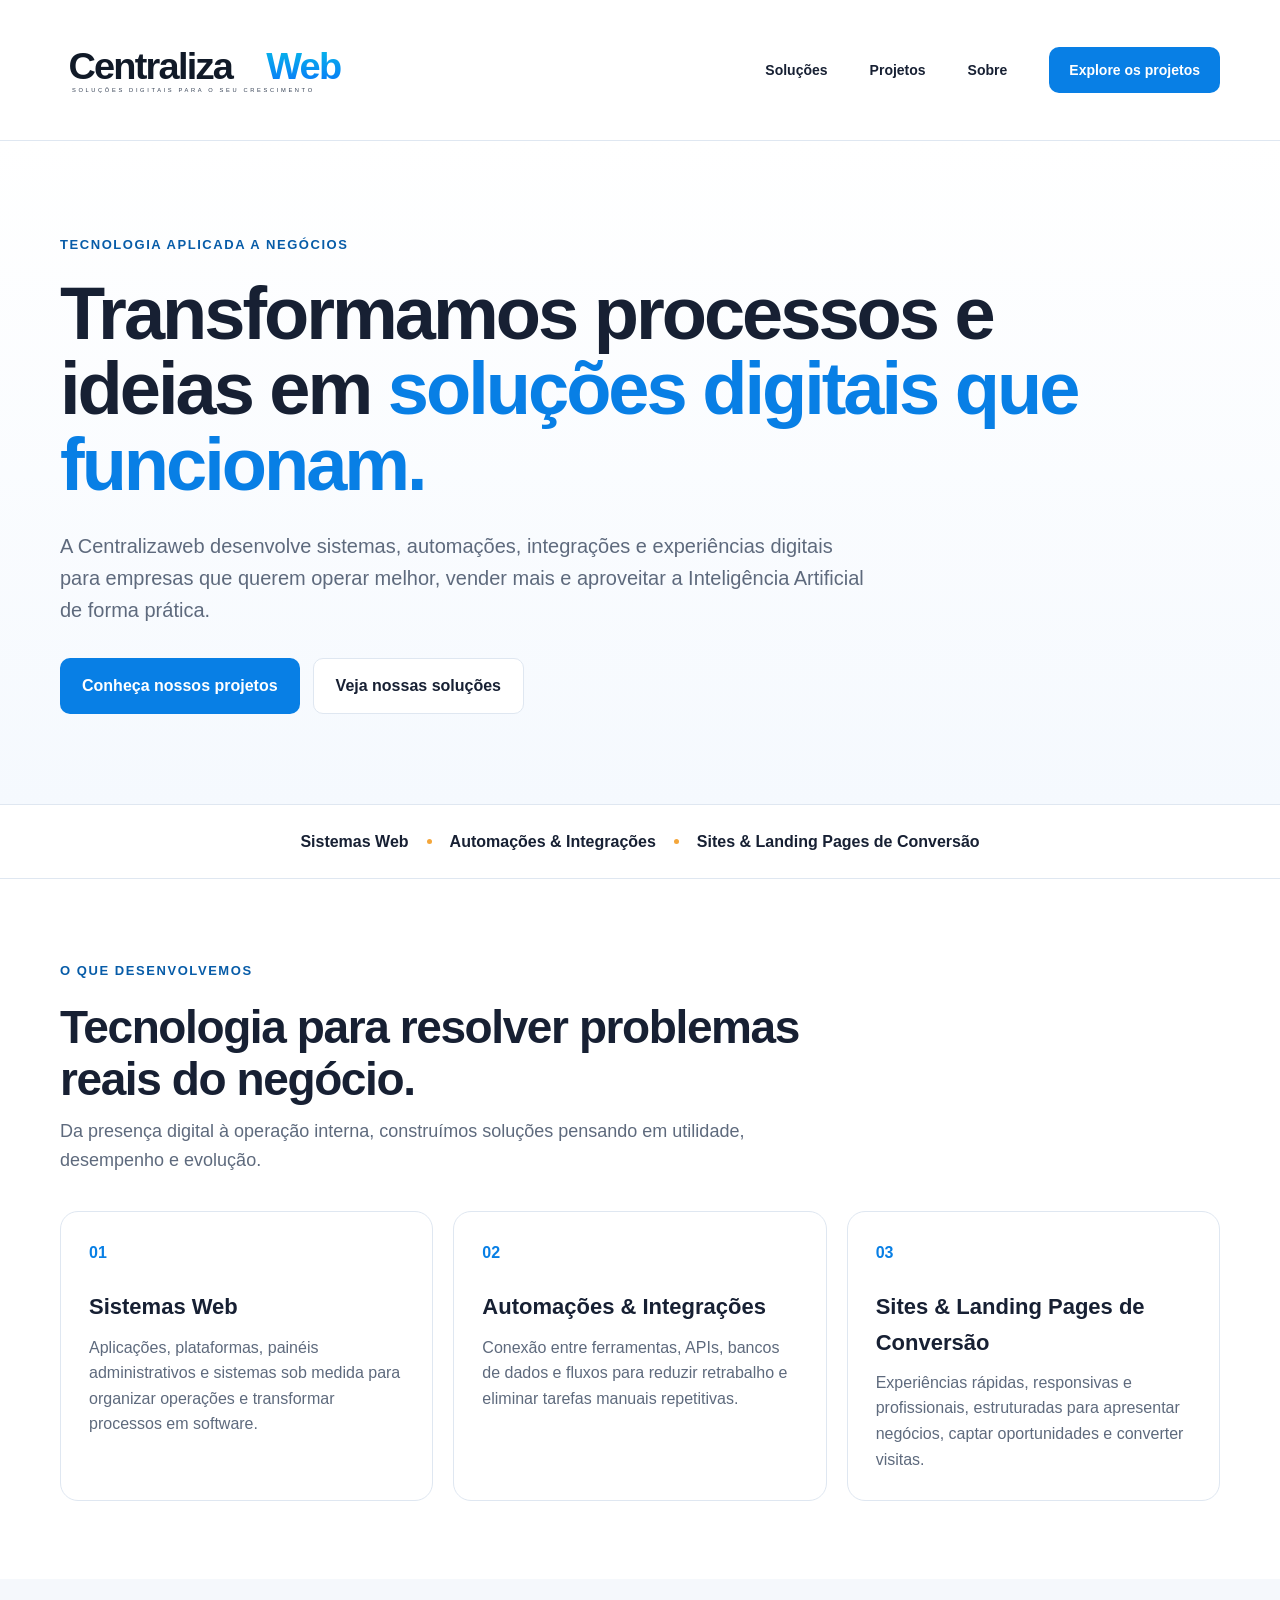
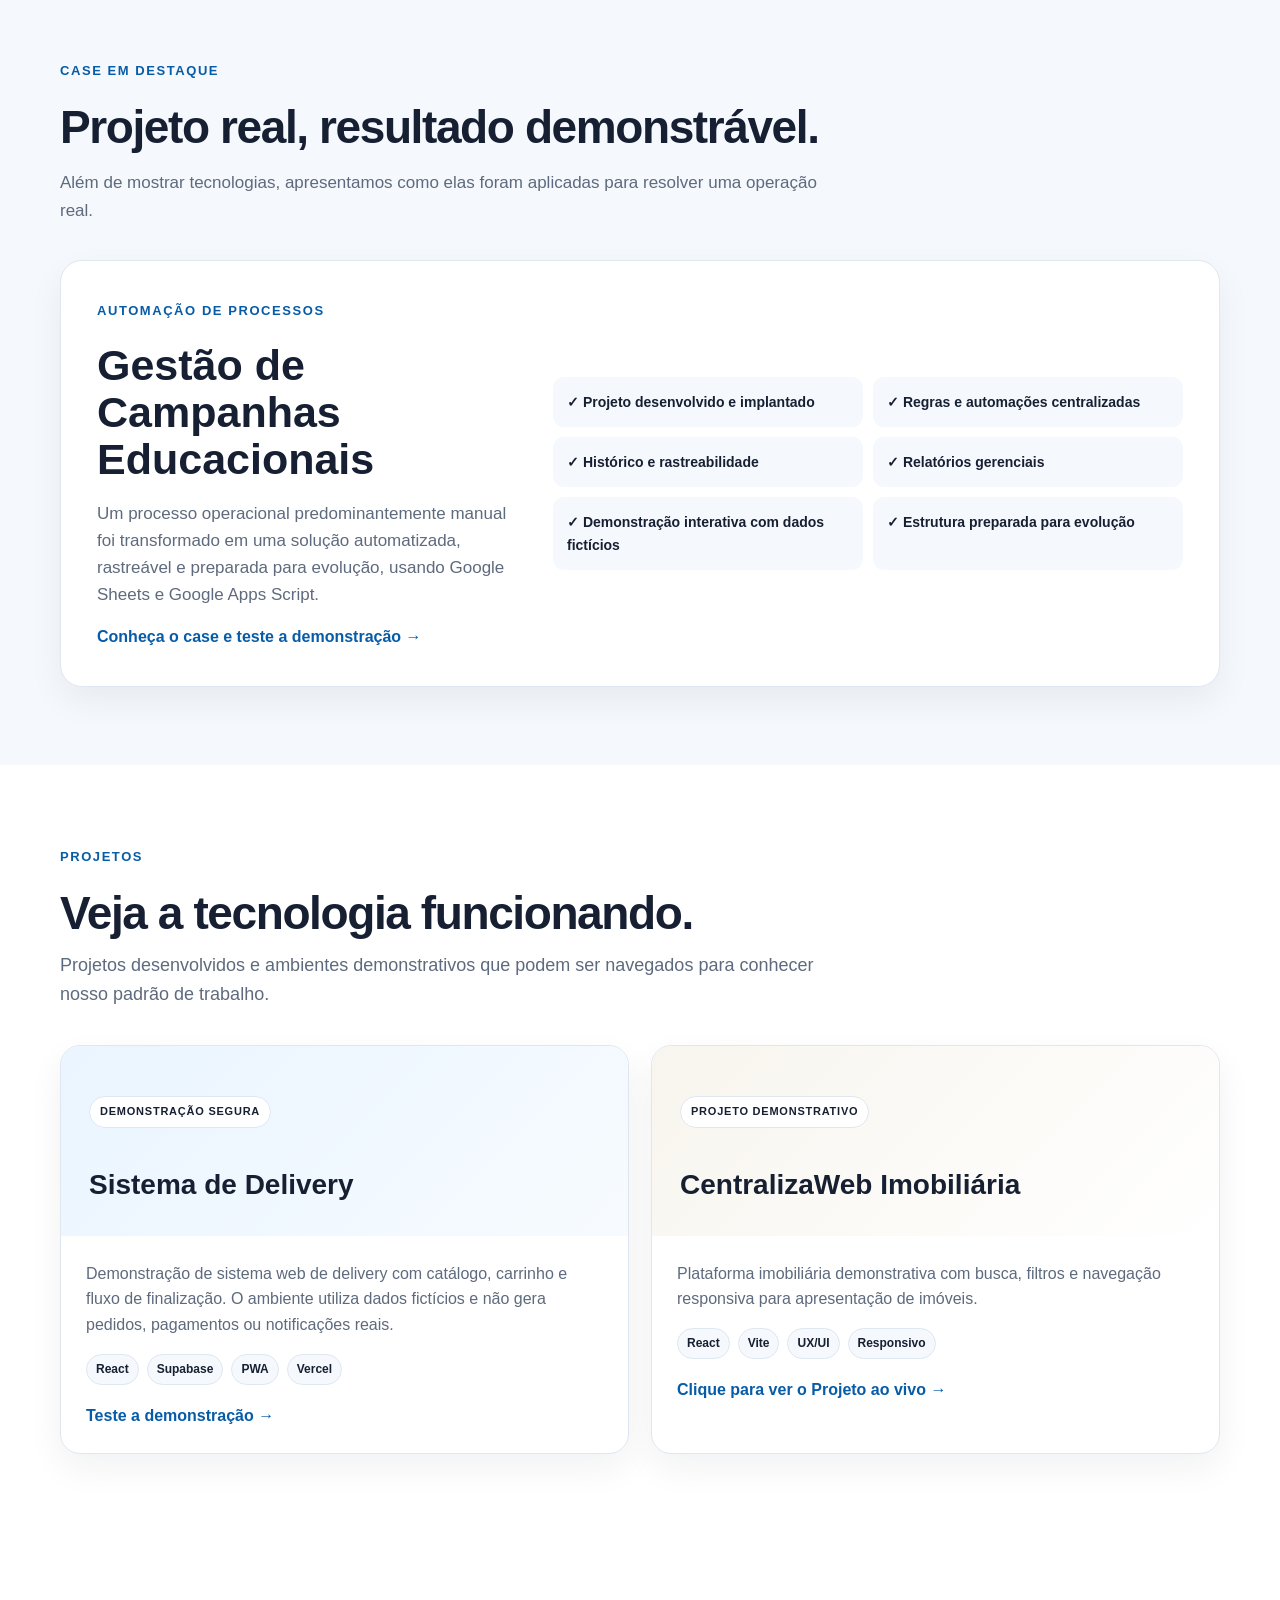
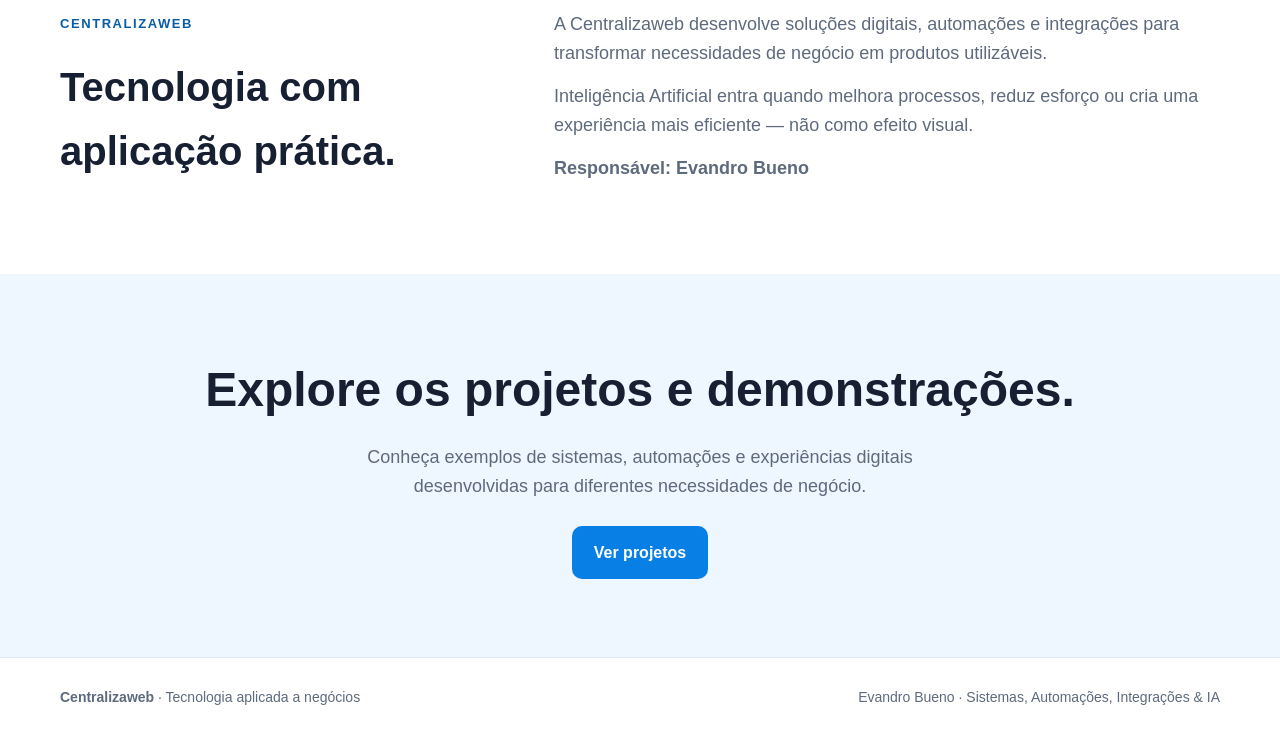
<file: index.html>
<!DOCTYPE html><html lang="pt-BR"><head><meta charset="UTF-8"><meta name="viewport" content="width=device-width,initial-scale=1"><meta name="description" content="Centralizaweb — Sistemas Web, Automações & Integrações e Sites & Landing Pages de Conversão. Inteligência Artificial aplicada a negócios."><title>Centralizaweb | Tecnologia aplicada a negócios</title><style>:root{--blue:#087fe5;--dark:#075ca8;--ink:#172033;--muted:#5e6a7d;--soft:#f5f8fc;--line:#dfe7f1;--warm:#f4a63a}*{box-sizing:border-box;margin:0;padding:0}html{scroll-behavior:smooth}body{font-family:Inter,Segoe UI,Arial,sans-serif;color:var(--ink);line-height:1.6;background:#fff}a{color:inherit}.wrap{width:min(1160px,calc(100% - 40px));margin:auto}.site-header{background:#fff;border-bottom:1px solid var(--line)}.nav{min-height:140px;display:flex;align-items:center}.brand{display:flex;align-items:center;text-decoration:none;width:300px}.brand img{display:block;width:100%;height:auto}.links{display:flex;align-items:center;gap:42px;margin-left:auto}.links a{text-decoration:none;font-weight:650;font-size:14px}.nav-cta,.btn{display:inline-flex;align-items:center;justify-content:center;border-radius:10px;text-decoration:none;font-weight:750}.nav-cta,.primary{background:var(--blue);color:#fff}.nav-cta{padding:12px 20px}.btn{padding:14px 22px}.secondary{background:#fff;border:1px solid var(--line)}.hero{padding:90px 0;background:linear-gradient(180deg,#fff,#f5f9fe)}.kicker{display:inline-block;color:var(--dark);font-weight:800;font-size:13px;text-transform:uppercase;letter-spacing:.12em;margin-bottom:20px}.hero h1{font-size:clamp(46px,6vw,74px);line-height:1.02;letter-spacing:-3px;max-width:1040px}.hero h1 strong{color:var(--blue)}.hero p{font-size:20px;color:var(--muted);max-width:810px;margin:28px 0 32px}.actions{display:flex;gap:13px;flex-wrap:wrap}.position{padding:24px 0;border-block:1px solid var(--line)}.position .wrap{display:flex;justify-content:center;gap:18px;flex-wrap:wrap;font-weight:800}.position i{width:5px;height:5px;border-radius:50%;background:var(--warm);align-self:center}section{padding:78px 0}.section-head{max-width:780px;margin-bottom:36px}.section-head h2{font-size:clamp(31px,4vw,46px);line-height:1.12;letter-spacing:-1.4px}.section-head p,.card p,.project-body p,.about p{color:var(--muted)}.section-head p{font-size:18px;margin-top:12px}.cards{display:grid;grid-template-columns:repeat(3,1fr);gap:20px}.card{border:1px solid var(--line);border-radius:18px;padding:28px}.num{font-weight:900;color:var(--blue);margin-bottom:24px}.card h3{font-size:22px;margin-bottom:10px}.featured{background:var(--soft)}.featured-box{display:grid;grid-template-columns:.8fr 1.2fr;gap:36px;align-items:center;background:#fff;border:1px solid var(--line);border-radius:22px;padding:36px;box-shadow:0 14px 35px rgba(23,32,51,.06)}.featured h3{font-size:clamp(30px,4vw,43px);line-height:1.1}.featured p{color:var(--muted);font-size:17px;margin:16px 0}.proof{display:grid;grid-template-columns:repeat(2,1fr);gap:10px}.proof div{padding:14px;background:var(--soft);border-radius:11px;font-weight:700;font-size:14px}.projects{display:grid;grid-template-columns:repeat(2,1fr);gap:22px}.project{border:1px solid var(--line);border-radius:20px;overflow:hidden;background:#fff;box-shadow:0 14px 35px rgba(23,32,51,.06)}.project-top{min-height:190px;padding:28px;background:linear-gradient(135deg,#eaf5ff,#f7fbff);display:flex;flex-direction:column;justify-content:flex-end}.project.demo .project-top{background:linear-gradient(135deg,#f8f5ee,#fff)}.badge{align-self:flex-start;background:#fff;border:1px solid var(--line);border-radius:999px;padding:6px 10px;font-size:11px;font-weight:800;text-transform:uppercase;letter-spacing:.07em;margin-bottom:35px}.project h3{font-size:28px}.project-body{padding:25px}.project-body p{margin-bottom:16px}.tags{display:flex;gap:8px;flex-wrap:wrap;margin-bottom:18px}.tag{font-size:12px;font-weight:750;background:var(--soft);border:1px solid var(--line);padding:5px 9px;border-radius:999px}.project-body a,.case-link{color:var(--dark);font-weight:800;text-decoration:none}.about{display:grid;grid-template-columns:.8fr 1.2fr;gap:50px}.about h2{font-size:40px}.about p{font-size:18px;margin-bottom:14px}.closing{background:#eef6ff;text-align:center}.closing h2{font-size:clamp(32px,4vw,48px)}.closing p{color:var(--muted);font-size:18px;max-width:650px;margin:14px auto 25px}footer{padding:28px 0;border-top:1px solid var(--line);color:var(--muted);font-size:14px}.foot{display:flex;justify-content:space-between;gap:20px;flex-wrap:wrap}@media(max-width:820px){.nav{min-height:90px}.brand{width:240px}.links a:not(.nav-cta){display:none}.cards,.projects,.featured-box,.about{grid-template-columns:1fr}.hero{padding:65px 0}.proof{grid-template-columns:1fr}}@media(max-width:560px){.wrap{width:min(100% - 28px,1160px)}.brand{width:190px}.nav-cta{padding:9px 10px;font-size:12px}.hero h1{font-size:39px;letter-spacing:-2px}.hero p{font-size:17px}.position .wrap{justify-content:flex-start}.position i{display:none}.position span{width:100%}section{padding:58px 0}}</style></head><body><header class="site-header"><nav class="wrap nav"><a class="brand" href="#inicio"><img src="logo-centralizaweb.svg" alt="Centralizaweb"></a><div class="links"><a href="#solucoes">Soluções</a><a href="#projetos">Projetos</a><a href="#sobre">Sobre</a><a class="nav-cta" href="#projetos">Explore os projetos</a></div></nav></header><main><section class="hero" id="inicio"><div class="wrap"><span class="kicker">Tecnologia aplicada a negócios</span><h1>Transformamos processos e ideias em <strong>soluções digitais que funcionam.</strong></h1><p>A Centralizaweb desenvolve sistemas, automações, integrações e experiências digitais para empresas que querem operar melhor, vender mais e aproveitar a Inteligência Artificial de forma prática.</p><div class="actions"><a class="btn primary" href="#projetos">Conheça nossos projetos</a><a class="btn secondary" href="#solucoes">Veja nossas soluções</a></div></div></section><div class="position"><div class="wrap"><span>Sistemas Web</span><i></i><span>Automações &amp; Integrações</span><i></i><span>Sites &amp; Landing Pages de Conversão</span></div></div><section id="solucoes"><div class="wrap"><div class="section-head"><span class="kicker">O que desenvolvemos</span><h2>Tecnologia para resolver problemas reais do negócio.</h2><p>Da presença digital à operação interna, construímos soluções pensando em utilidade, desempenho e evolução.</p></div><div class="cards"><article class="card"><div class="num">01</div><h3>Sistemas Web</h3><p>Aplicações, plataformas, painéis administrativos e sistemas sob medida para organizar operações e transformar processos em software.</p></article><article class="card"><div class="num">02</div><h3>Automações &amp; Integrações</h3><p>Conexão entre ferramentas, APIs, bancos de dados e fluxos para reduzir retrabalho e eliminar tarefas manuais repetitivas.</p></article><article class="card"><div class="num">03</div><h3>Sites &amp; Landing Pages de Conversão</h3><p>Experiências rápidas, responsivas e profissionais, estruturadas para apresentar negócios, captar oportunidades e converter visitas.</p></article></div></div></section><section class="featured"><div class="wrap"><div class="section-head"><span class="kicker">Case em destaque</span><h2>Projeto real, resultado demonstrável.</h2><p>Além de mostrar tecnologias, apresentamos como elas foram aplicadas para resolver uma operação real.</p></div><div class="featured-box"><div><span class="kicker">Automação de Processos</span><h3>Gestão de Campanhas Educacionais</h3><p>Um processo operacional predominantemente manual foi transformado em uma solução automatizada, rastreável e preparada para evolução, usando Google Sheets e Google Apps Script.</p><a class="case-link" href="case-gestao-campanhas-educacionais.html">Conheça o case e teste a demonstração →</a></div><div class="proof"><div>✓ Projeto desenvolvido e implantado</div><div>✓ Regras e automações centralizadas</div><div>✓ Histórico e rastreabilidade</div><div>✓ Relatórios gerenciais</div><div>✓ Demonstração interativa com dados fictícios</div><div>✓ Estrutura preparada para evolução</div></div></div></div></section><section id="projetos"><div class="wrap"><div class="section-head"><span class="kicker">Projetos</span><h2>Veja a tecnologia funcionando.</h2><p>Projetos desenvolvidos e ambientes demonstrativos que podem ser navegados para conhecer nosso padrão de trabalho.</p></div><div class="projects"><article class="project"><div class="project-top"><span class="badge">Demonstração segura</span><h3>Sistema de Delivery</h3></div><div class="project-body"><p>Demonstração de sistema web de delivery com catálogo, carrinho e fluxo de finalização. O ambiente utiliza dados fictícios e não gera pedidos, pagamentos ou notificações reais.</p><div class="tags"><span class="tag">React</span><span class="tag">Supabase</span><span class="tag">PWA</span><span class="tag">Vercel</span></div><a href="https://reidohamburguer.centralizaweb.com.br/demo" target="_blank" rel="noopener">Teste a demonstração →</a></div></article><article class="project demo"><div class="project-top"><span class="badge">Projeto demonstrativo</span><h3>CentralizaWeb Imobiliária</h3></div><div class="project-body"><p>Plataforma imobiliária demonstrativa com busca, filtros e navegação responsiva para apresentação de imóveis.</p><div class="tags"><span class="tag">React</span><span class="tag">Vite</span><span class="tag">UX/UI</span><span class="tag">Responsivo</span></div><a href="https://centralizaweb-horizonte-imoveis.vercel.app" target="_blank" rel="noopener">Clique para ver o Projeto ao vivo →</a></div></article></div></div></section><section id="sobre"><div class="wrap about"><div><span class="kicker">Centralizaweb</span><h2>Tecnologia com aplicação prática.</h2></div><div><p>A Centralizaweb desenvolve soluções digitais, automações e integrações para transformar necessidades de negócio em produtos utilizáveis.</p><p>Inteligência Artificial entra quando melhora processos, reduz esforço ou cria uma experiência mais eficiente — não como efeito visual.</p><p><strong>Responsável: Evandro Bueno</strong></p></div></div></section><section class="closing"><div class="wrap"><h2>Explore os projetos e demonstrações.</h2><p>Conheça exemplos de sistemas, automações e experiências digitais desenvolvidas para diferentes necessidades de negócio.</p><a class="btn primary" href="#projetos">Ver projetos</a></div></section></main><footer><div class="wrap foot"><span><strong>Centralizaweb</strong> · Tecnologia aplicada a negócios</span><span>Evandro Bueno · Sistemas, Automações, Integrações &amp; IA</span></div></footer></body></html>
</file>
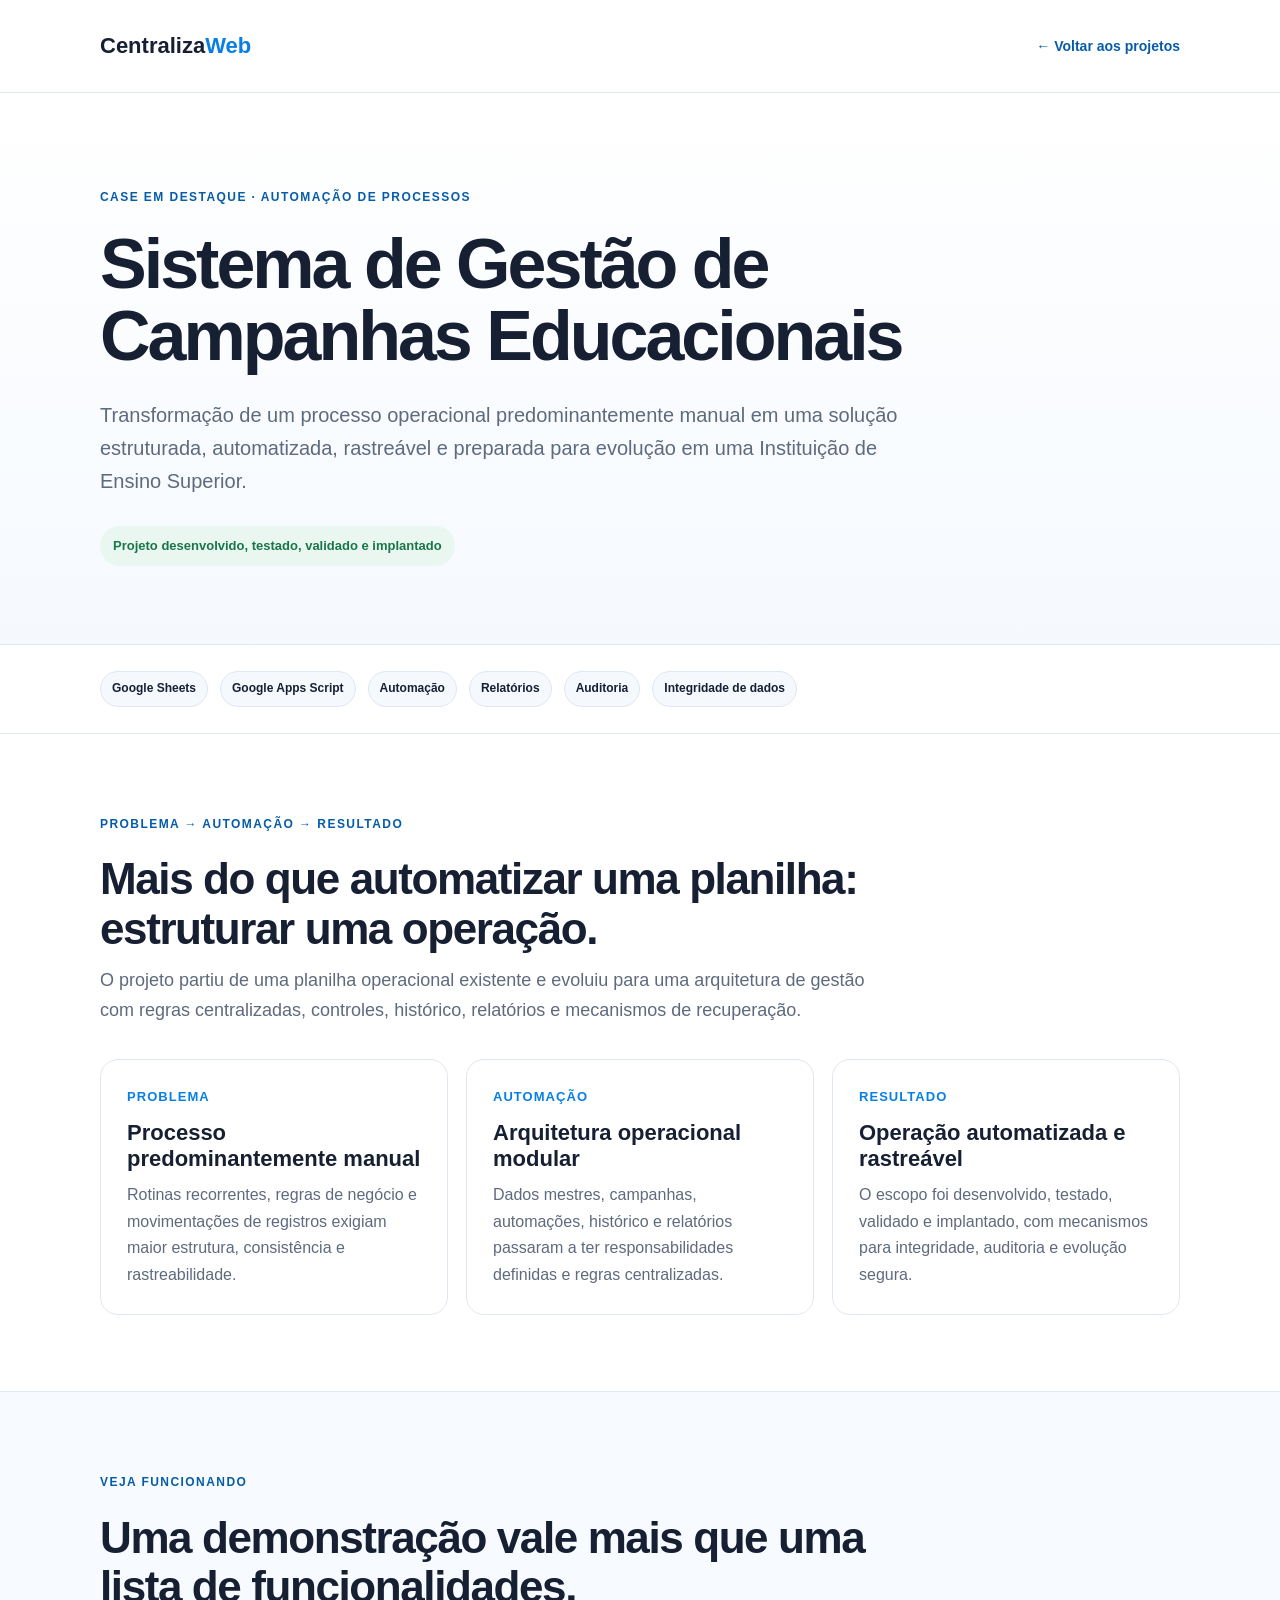
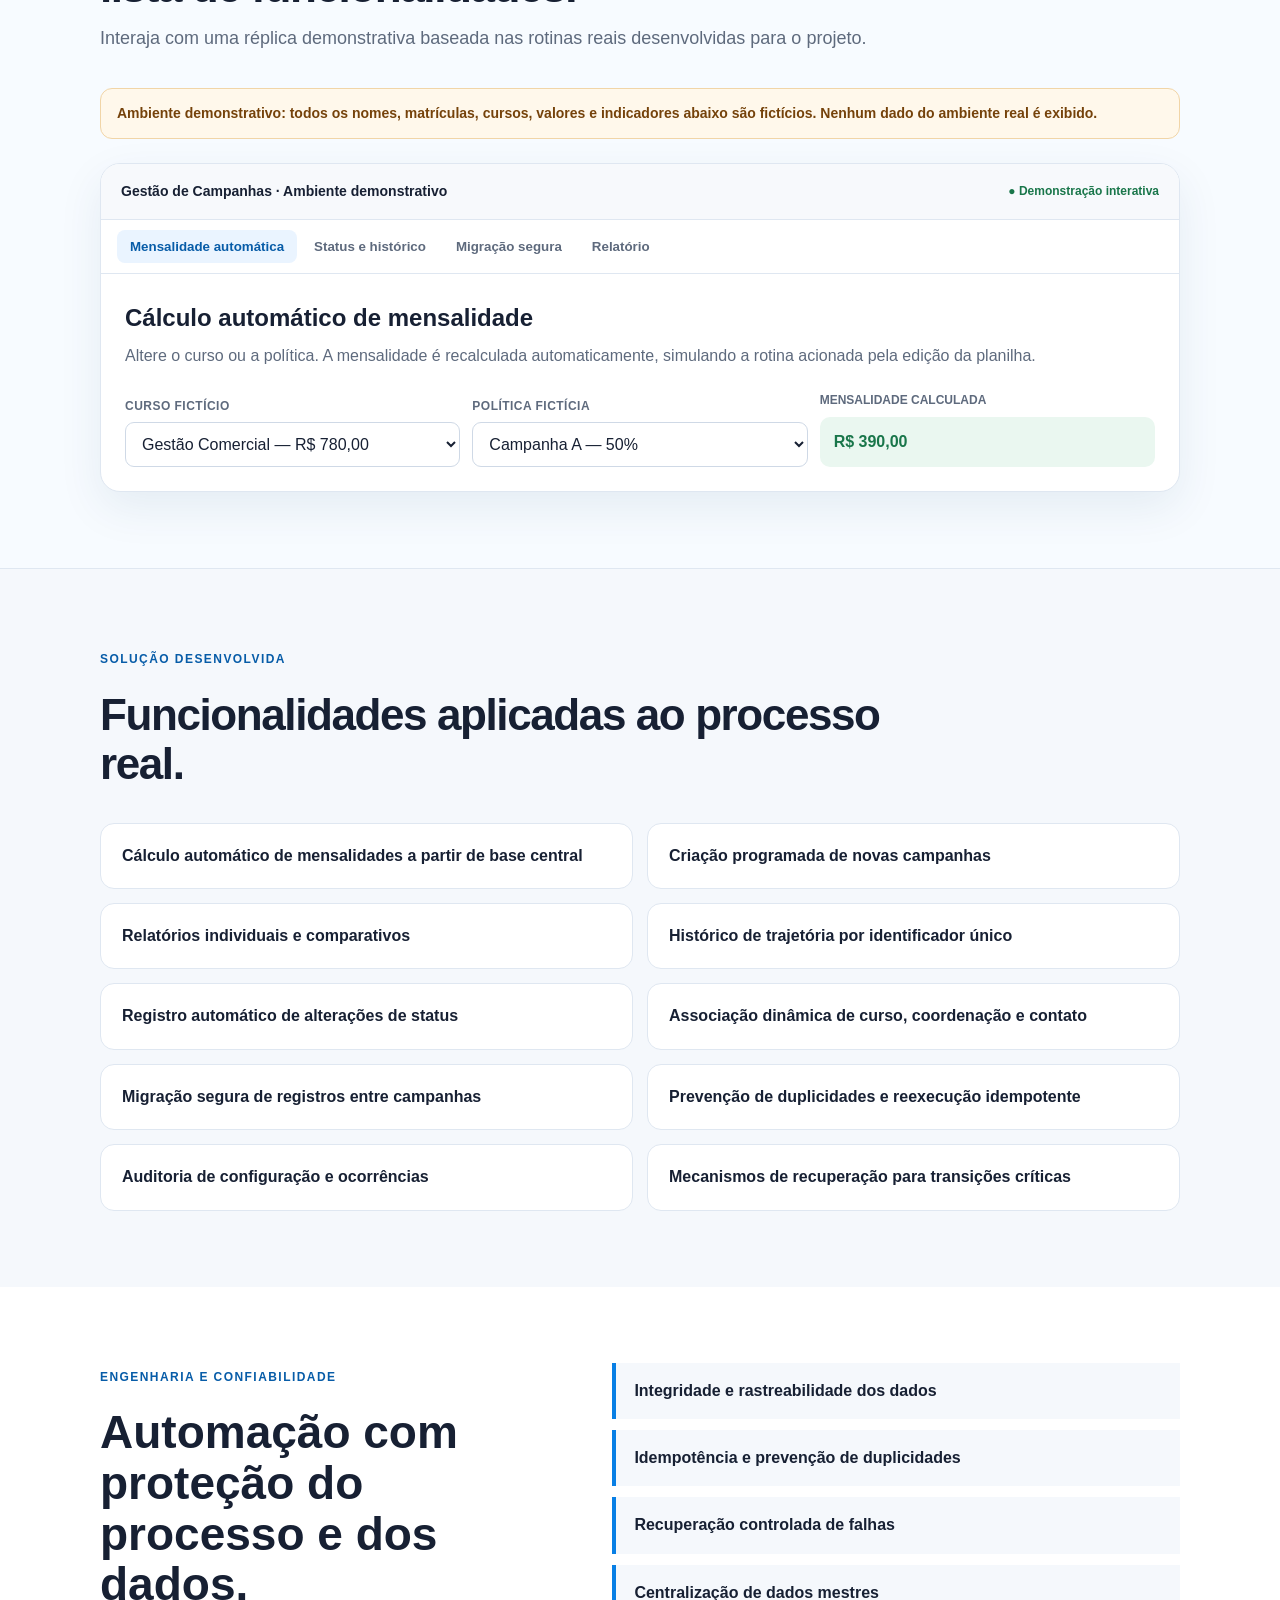
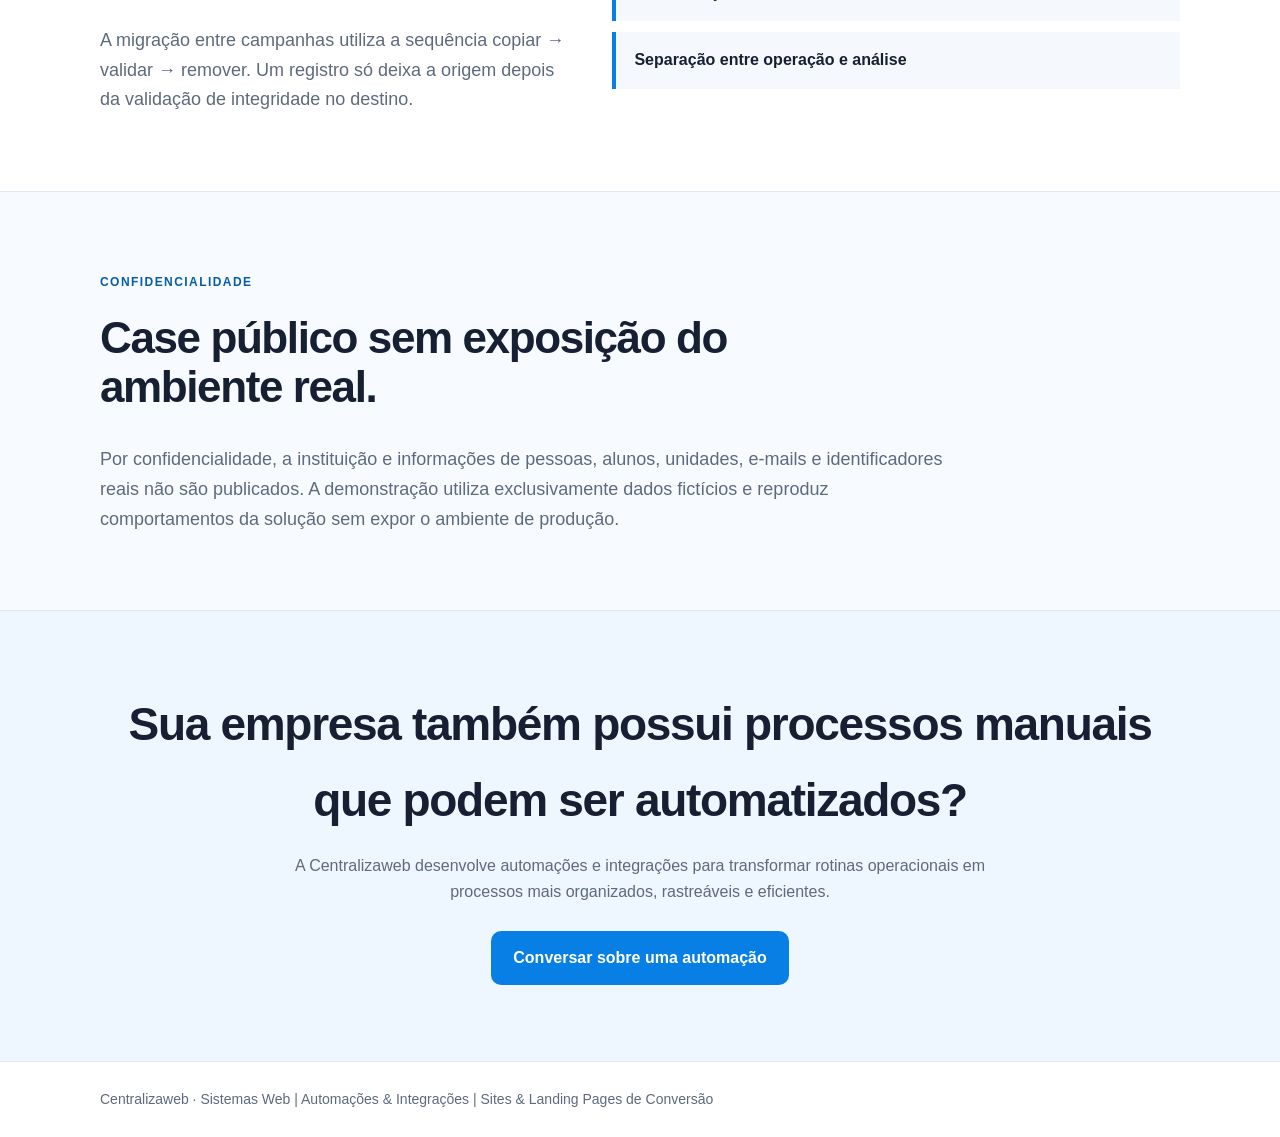
<file: case-gestao-campanhas-educacionais.html>
<!DOCTYPE html><html lang="pt-BR"><head><meta charset="UTF-8"><meta name="viewport" content="width=device-width,initial-scale=1"><meta name="description" content="Case Centralizaweb: automação de campanhas educacionais com demonstração interativa baseada na solução implantada."><title>Case Gestão de Campanhas Educacionais | Centralizaweb</title><style>:root{--blue:#087fe5;--dark:#075ca8;--ink:#172033;--muted:#5e6a7d;--soft:#f5f8fc;--line:#dfe7f1;--green:#19764a;--amber:#a45b08}*{box-sizing:border-box;margin:0;padding:0}body{font-family:Inter,Segoe UI,Arial,sans-serif;color:var(--ink);line-height:1.65;background:#fff}.wrap{width:min(1080px,calc(100% - 40px));margin:auto}a{color:inherit}.top{padding:28px 0;border-bottom:1px solid var(--line)}.top .wrap{display:flex;align-items:center;justify-content:space-between;gap:20px}.brand{font-weight:900;font-size:22px;text-decoration:none}.brand span{color:var(--blue)}.back{font-size:14px;font-weight:750;color:var(--dark);text-decoration:none}.hero{padding:90px 0 78px;background:linear-gradient(180deg,#fff,#f5f9fe)}.eyebrow{display:inline-block;color:var(--dark);font-size:12px;font-weight:900;letter-spacing:.12em;text-transform:uppercase;margin-bottom:20px}.hero h1{font-size:clamp(42px,6vw,70px);line-height:1.03;letter-spacing:-3px;max-width:940px}.hero p{font-size:20px;color:var(--muted);max-width:820px;margin-top:27px}.status{display:inline-flex;margin-top:28px;padding:9px 13px;border-radius:999px;background:#eaf7f0;color:var(--green);font-size:13px;font-weight:850}.facts{padding:26px 0;border-block:1px solid var(--line)}.facts .wrap{display:flex;gap:12px;flex-wrap:wrap}.tag{padding:7px 11px;background:var(--soft);border:1px solid var(--line);border-radius:999px;font-size:12px;font-weight:750}section{padding:76px 0}.head{max-width:800px;margin-bottom:34px}.head h2{font-size:clamp(30px,4vw,44px);line-height:1.12;letter-spacing:-1.4px}.head p{font-size:18px;color:var(--muted);margin-top:13px}.journey{display:grid;grid-template-columns:repeat(3,1fr);gap:18px}.box{border:1px solid var(--line);border-radius:18px;padding:26px}.box b{display:block;color:var(--blue);font-size:13px;margin-bottom:12px;text-transform:uppercase;letter-spacing:.08em}.box h3{font-size:22px;line-height:1.2;margin-bottom:10px}.box p{color:var(--muted)}.solution{background:var(--soft)}.grid{display:grid;grid-template-columns:repeat(2,1fr);gap:14px}.item{background:#fff;border:1px solid var(--line);border-radius:14px;padding:19px 21px;font-weight:700}.engineering{display:grid;grid-template-columns:.9fr 1.1fr;gap:48px;align-items:start}.engineering h2{font-size:clamp(31px,4vw,46px);line-height:1.1}.engineering p{color:var(--muted);font-size:18px;margin-top:16px}.principles{display:grid;gap:11px}.principle{border-left:4px solid var(--blue);background:var(--soft);padding:15px 18px;font-weight:750}.demo{background:#f7fbff;border-block:1px solid var(--line)}.notice{background:#fff8eb;border:1px solid #f1d5a7;border-radius:12px;padding:13px 16px;color:#75420a;font-size:14px;font-weight:700;margin-bottom:24px}.demo-shell{background:#fff;border:1px solid var(--line);border-radius:20px;box-shadow:0 16px 45px rgba(18,61,101,.08);overflow:hidden}.demo-bar{padding:16px 20px;background:#f7f9fc;border-bottom:1px solid var(--line);display:flex;align-items:center;justify-content:space-between;gap:12px}.demo-bar strong{font-size:14px}.live{font-size:12px;color:var(--green);font-weight:850}.tabs{display:flex;gap:4px;padding:10px 16px;border-bottom:1px solid var(--line);overflow:auto}.tab{border:0;background:transparent;padding:9px 13px;border-radius:8px;font-weight:800;color:var(--muted);cursor:pointer;white-space:nowrap}.tab.active{background:#eaf4ff;color:var(--dark)}.panel{display:none;padding:24px}.panel.active{display:block}.panel h3{font-size:24px;margin-bottom:5px}.panel-lead{color:var(--muted);margin-bottom:22px}.form-row{display:grid;grid-template-columns:1fr 1fr 1fr;gap:12px;align-items:end}.field label{display:block;font-size:12px;font-weight:850;color:var(--muted);margin-bottom:6px;text-transform:uppercase;letter-spacing:.04em}.field select,.field input{width:100%;padding:12px;border:1px solid #cfd9e6;border-radius:9px;background:#fff;color:var(--ink);font:inherit}.result{padding:12px 14px;border-radius:10px;background:#eaf7f0;color:var(--green);font-weight:900;min-height:50px;display:flex;align-items:center}.sheet{overflow:auto;border:1px solid var(--line);border-radius:12px}.sheet table{width:100%;border-collapse:collapse;min-width:760px;font-size:13px}.sheet th{background:#eef3f8;text-align:left;padding:10px;border:1px solid #dbe3ec}.sheet td{padding:10px;border:1px solid #e1e7ee}.pill{display:inline-block;padding:4px 8px;border-radius:999px;background:#fff4dd;color:var(--amber);font-size:11px;font-weight:850}.pill.ok{background:#eaf7f0;color:var(--green)}.actions{display:flex;gap:10px;flex-wrap:wrap;margin:18px 0}.demo-btn{border:0;background:var(--blue);color:#fff;padding:11px 16px;border-radius:9px;font-weight:850;cursor:pointer}.demo-btn.secondary{background:#fff;color:var(--dark);border:1px solid #bcd5ec}.log{background:#f6f8fb;border:1px solid var(--line);border-radius:12px;padding:16px;display:grid;gap:8px;font-size:13px}.log div{display:flex;gap:9px;align-items:flex-start}.check{color:var(--green);font-weight:900}.history{display:grid;gap:10px;margin-top:18px}.history-item{border-left:3px solid var(--blue);padding:10px 14px;background:#f7faff;border-radius:0 9px 9px 0}.history-item small{color:var(--muted)}.metrics{display:grid;grid-template-columns:repeat(4,1fr);gap:12px;margin-bottom:20px}.metric{border:1px solid var(--line);border-radius:12px;padding:16px}.metric small{display:block;color:var(--muted);font-weight:700}.metric strong{font-size:26px}.bars{display:grid;gap:12px}.bar-row{display:grid;grid-template-columns:120px 1fr 48px;gap:10px;align-items:center;font-size:13px;font-weight:750}.bar-track{height:12px;background:#edf2f7;border-radius:999px;overflow:hidden}.bar-fill{height:100%;background:var(--blue);border-radius:999px}.privacy{background:#f7fbff;border-block:1px solid var(--line)}.privacy p{max-width:850px;color:var(--muted);font-size:18px}.closing{text-align:center;background:#eef6ff}.closing h2{font-size:clamp(31px,4vw,46px);letter-spacing:-1.3px}.closing p{color:var(--muted);max-width:700px;margin:14px auto 25px}.btn{display:inline-flex;padding:14px 22px;background:var(--blue);color:#fff;border-radius:10px;text-decoration:none;font-weight:800}footer{padding:26px 0;border-top:1px solid var(--line);color:var(--muted);font-size:14px}@media(max-width:760px){.hero{padding:62px 0}.hero h1{font-size:40px;letter-spacing:-2px}.hero p{font-size:17px}.journey,.grid,.engineering,.form-row,.metrics{grid-template-columns:1fr}.bar-row{grid-template-columns:90px 1fr 40px}section{padding:58px 0}.top .wrap{align-items:flex-start;flex-direction:column}.panel{padding:17px}}</style></head><body><header class="top"><div class="wrap"><a class="brand" href="index.html">Centraliza<span>Web</span></a><a class="back" href="index.html#projetos">← Voltar aos projetos</a></div></header><main><section class="hero"><div class="wrap"><span class="eyebrow">Case em destaque · Automação de Processos</span><h1>Sistema de Gestão de Campanhas Educacionais</h1><p>Transformação de um processo operacional predominantemente manual em uma solução estruturada, automatizada, rastreável e preparada para evolução em uma Instituição de Ensino Superior.</p><span class="status">Projeto desenvolvido, testado, validado e implantado</span></div></section><div class="facts"><div class="wrap"><span class="tag">Google Sheets</span><span class="tag">Google Apps Script</span><span class="tag">Automação</span><span class="tag">Relatórios</span><span class="tag">Auditoria</span><span class="tag">Integridade de dados</span></div></div><section><div class="wrap"><div class="head"><span class="eyebrow">Problema → Automação → Resultado</span><h2>Mais do que automatizar uma planilha: estruturar uma operação.</h2><p>O projeto partiu de uma planilha operacional existente e evoluiu para uma arquitetura de gestão com regras centralizadas, controles, histórico, relatórios e mecanismos de recuperação.</p></div><div class="journey"><article class="box"><b>Problema</b><h3>Processo predominantemente manual</h3><p>Rotinas recorrentes, regras de negócio e movimentações de registros exigiam maior estrutura, consistência e rastreabilidade.</p></article><article class="box"><b>Automação</b><h3>Arquitetura operacional modular</h3><p>Dados mestres, campanhas, automações, histórico e relatórios passaram a ter responsabilidades definidas e regras centralizadas.</p></article><article class="box"><b>Resultado</b><h3>Operação automatizada e rastreável</h3><p>O escopo foi desenvolvido, testado, validado e implantado, com mecanismos para integridade, auditoria e evolução segura.</p></article></div></div></section><section class="demo" id="demonstracao"><div class="wrap"><div class="head"><span class="eyebrow">Veja funcionando</span><h2>Uma demonstração vale mais que uma lista de funcionalidades.</h2><p>Interaja com uma réplica demonstrativa baseada nas rotinas reais desenvolvidas para o projeto.</p></div><div class="notice">Ambiente demonstrativo: todos os nomes, matrículas, cursos, valores e indicadores abaixo são fictícios. Nenhum dado do ambiente real é exibido.</div><div class="demo-shell"><div class="demo-bar"><strong>Gestão de Campanhas · Ambiente demonstrativo</strong><span class="live">● Demonstração interativa</span></div><div class="tabs"><button class="tab active" data-tab="mensalidade">Mensalidade automática</button><button class="tab" data-tab="historico">Status e histórico</button><button class="tab" data-tab="migracao">Migração segura</button><button class="tab" data-tab="relatorio">Relatório</button></div><div class="panel active" id="mensalidade"><h3>Cálculo automático de mensalidade</h3><p class="panel-lead">Altere o curso ou a política. A mensalidade é recalculada automaticamente, simulando a rotina acionada pela edição da planilha.</p><div class="form-row"><div class="field"><label>Curso fictício</label><select id="curso"><option value="780">Gestão Comercial — R$ 780,00</option><option value="920">Engenharia de Processos — R$ 920,00</option><option value="640">Tecnologia em Negócios — R$ 640,00</option></select></div><div class="field"><label>Política fictícia</label><select id="politica"><option value="0.50">Campanha A — 50%</option><option value="0.55">Campanha B — 55%</option><option value="0.30">Campanha C — 30%</option></select></div><div><label style="display:block;font-size:12px;font-weight:850;color:var(--muted);margin-bottom:6px;text-transform:uppercase">Mensalidade calculada</label><div class="result" id="mensalidadeResultado"></div></div></div></div><div class="panel" id="historico"><h3>Status com histórico automático</h3><p class="panel-lead">Uma alteração operacional gera um registro cronológico, preservando a trajetória do cadastro.</p><div class="sheet"><table><thead><tr><th>Matrícula fictícia</th><th>Aluno fictício</th><th>Curso</th><th>Status atual</th></tr></thead><tbody><tr><td>DEM-2026-0142</td><td>Marina Costa</td><td>Gestão Comercial</td><td><span class="pill" id="statusPill">Em Execução</span></td></tr></tbody></table></div><div class="actions"><button class="demo-btn" id="alterarStatus">Alterar para Matrícula Concluída</button><button class="demo-btn secondary" id="resetStatus">Reiniciar demonstração</button></div><div class="history" id="history"><div class="history-item"><strong>Em Execução</strong><br><small>Registro inicial da demonstração</small></div></div></div><div class="panel" id="migracao"><h3>Migração segura entre campanhas</h3><p class="panel-lead">A lógica segue a sequência desenvolvida no projeto: copiar → validar → remover. O registro só deixa a origem após a validação no destino.</p><div class="sheet"><table><thead><tr><th>Matrícula</th><th>Aluno fictício</th><th>Origem</th><th>Destino</th><th>Situação</th></tr></thead><tbody><tr><td>DEM-2026-0287</td><td>Lucas Almeida</td><td>Campanha 12</td><td>Campanha 13</td><td><span class="pill" id="migrationPill">Aguardando</span></td></tr></tbody></table></div><div class="actions"><button class="demo-btn" id="migrar">Simular migração</button><button class="demo-btn secondary" id="resetMigracao">Reiniciar</button></div><div class="log" id="migrationLog"><div><span>○</span><span>Aguardando início da simulação.</span></div></div></div><div class="panel" id="relatorio"><h3>Relatório gerencial de campanha</h3><p class="panel-lead">Exemplo visual com indicadores fictícios para demonstrar a camada de análise individual e comparativa.</p><div class="metrics"><div class="metric"><small>Registros</small><strong>184</strong></div><div class="metric"><small>Matrículas efetivas</small><strong>71</strong></div><div class="metric"><small>Em execução</small><strong>46</strong></div><div class="metric"><small>Valor nominal</small><strong>R$ 52 mil</strong></div></div><div class="bars"><div class="bar-row"><span>Campanha 10</span><div class="bar-track"><div class="bar-fill" style="width:58%"></div></div><span>41</span></div><div class="bar-row"><span>Campanha 11</span><div class="bar-track"><div class="bar-fill" style="width:76%"></div></div><span>54</span></div><div class="bar-row"><span>Campanha 12</span><div class="bar-track"><div class="bar-fill" style="width:100%"></div></div><span>71</span></div></div><div class="notice" style="margin:22px 0 0">Indicadores exclusivamente demonstrativos. Os relatórios da solução real analisam campanhas individualmente ou em comparação, inclusive por dimensões operacionais.</div></div></div></div></section><section class="solution"><div class="wrap"><div class="head"><span class="eyebrow">Solução desenvolvida</span><h2>Funcionalidades aplicadas ao processo real.</h2></div><div class="grid"><div class="item">Cálculo automático de mensalidades a partir de base central</div><div class="item">Criação programada de novas campanhas</div><div class="item">Relatórios individuais e comparativos</div><div class="item">Histórico de trajetória por identificador único</div><div class="item">Registro automático de alterações de status</div><div class="item">Associação dinâmica de curso, coordenação e contato</div><div class="item">Migração segura de registros entre campanhas</div><div class="item">Prevenção de duplicidades e reexecução idempotente</div><div class="item">Auditoria de configuração e ocorrências</div><div class="item">Mecanismos de recuperação para transições críticas</div></div></div></section><section><div class="wrap engineering"><div><span class="eyebrow">Engenharia e confiabilidade</span><h2>Automação com proteção do processo e dos dados.</h2><p>A migração entre campanhas utiliza a sequência copiar → validar → remover. Um registro só deixa a origem depois da validação de integridade no destino.</p></div><div class="principles"><div class="principle">Integridade e rastreabilidade dos dados</div><div class="principle">Idempotência e prevenção de duplicidades</div><div class="principle">Recuperação controlada de falhas</div><div class="principle">Centralização de dados mestres</div><div class="principle">Separação entre operação e análise</div></div></div></section><section class="privacy"><div class="wrap"><div class="head"><span class="eyebrow">Confidencialidade</span><h2>Case público sem exposição do ambiente real.</h2></div><p>Por confidencialidade, a instituição e informações de pessoas, alunos, unidades, e-mails e identificadores reais não são publicados. A demonstração utiliza exclusivamente dados fictícios e reproduz comportamentos da solução sem expor o ambiente de produção.</p></div></section><section class="closing"><div class="wrap"><h2>Sua empresa também possui processos manuais que podem ser automatizados?</h2><p>A Centralizaweb desenvolve automações e integrações para transformar rotinas operacionais em processos mais organizados, rastreáveis e eficientes.</p><a class="btn" href="https://wa.me/5566981114935?text=Ol%C3%A1%21%20Vi%20o%20case%20de%20automa%C3%A7%C3%A3o%20e%20quero%20conversar%20sobre%20um%20projeto." target="_blank" rel="noopener">Conversar sobre uma automação</a></div></section></main><footer><div class="wrap">Centralizaweb · Sistemas Web | Automações &amp; Integrações | Sites &amp; Landing Pages de Conversão</div></footer><script>const tabs=document.querySelectorAll('.tab'),panels=document.querySelectorAll('.panel');tabs.forEach(t=>t.addEventListener('click',()=>{tabs.forEach(x=>x.classList.remove('active'));panels.forEach(x=>x.classList.remove('active'));t.classList.add('active');document.getElementById(t.dataset.tab).classList.add('active')}));const curso=document.getElementById('curso'),politica=document.getElementById('politica'),mens=document.getElementById('mensalidadeResultado');function calc(){const v=Number(curso.value)*(1-Number(politica.value));mens.textContent=v.toLocaleString('pt-BR',{style:'currency',currency:'BRL'})}curso.addEventListener('change',calc);politica.addEventListener('change',calc);calc();const statusPill=document.getElementById('statusPill'),history=document.getElementById('history');document.getElementById('alterarStatus').onclick=()=>{statusPill.textContent='Matrícula Concluída';statusPill.className='pill ok';history.innerHTML='<div class="history-item"><strong>Matrícula Concluída</strong><br><small>Status registrado automaticamente após a alteração</small></div><div class="history-item"><strong>Em Execução</strong><br><small>Status anterior preservado no histórico</small></div>'};document.getElementById('resetStatus').onclick=()=>{statusPill.textContent='Em Execução';statusPill.className='pill';history.innerHTML='<div class="history-item"><strong>Em Execução</strong><br><small>Registro inicial da demonstração</small></div>'};const log=document.getElementById('migrationLog'),mp=document.getElementById('migrationPill'),migrar=document.getElementById('migrar');migrar.onclick=()=>{migrar.disabled=true;mp.textContent='Processando';const passos=['Registro elegível identificado na origem','Cópia criada na campanha de destino','Dados, identificador e histórico conferidos','Validação de integridade concluída','Registro removido da origem somente após validação','Migração concluída com segurança'];log.innerHTML='';passos.forEach((p,i)=>setTimeout(()=>{log.innerHTML+='<div><span class="check">✓</span><span>'+p+'</span></div>';if(i===passos.length-1){mp.textContent='Migrado e validado';mp.className='pill ok';migrar.disabled=false}},i*450))};document.getElementById('resetMigracao').onclick=()=>{mp.textContent='Aguardando';mp.className='pill';log.innerHTML='<div><span>○</span><span>Aguardando início da simulação.</span></div>';migrar.disabled=false};</script></body></html>
</file>
